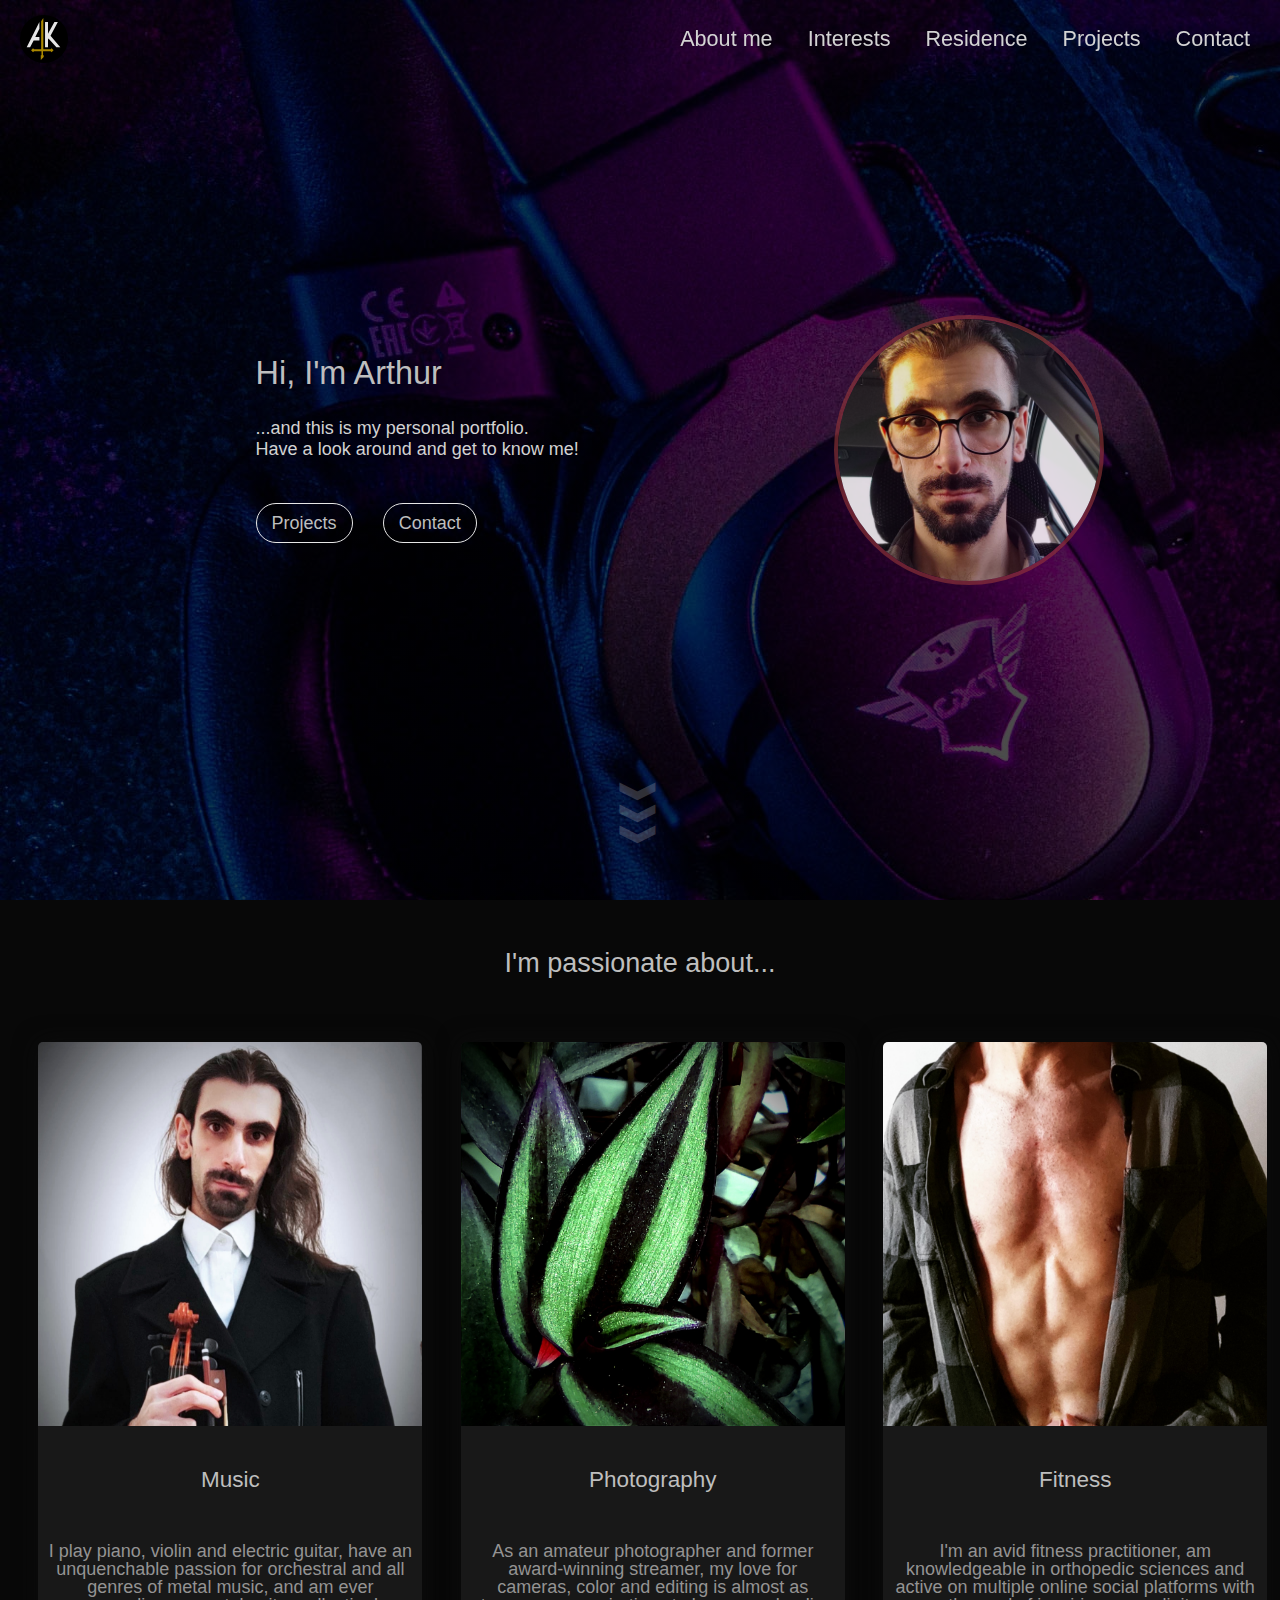
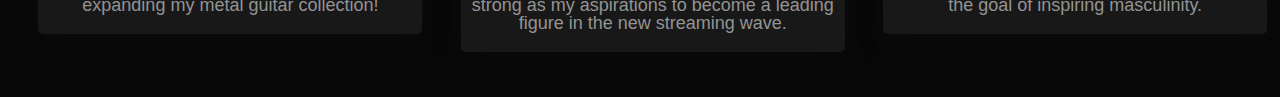
<file: index.html>
<!DOCTYPE html>
<html lang="en">
<head>
    <meta charset="UTF-8">
    <meta http-equiv="X-UA-Compatible" content="IE=edge">
    <meta name="viewport" content="width=device-width, initial-scale=1.0">

    <!-- Favicon, forgot so took from W3S -->
    <link rel="icon" type="image/x-icon" href="/media/svg/logo_main.svg">

    <!-- CSS Reset, to override browser defaults -->
    <link rel="stylesheet" type="text/css" href="styles/reset.css">
    <!-- Custom CSS -->
    <link rel="stylesheet" type="text/css" href="styles/style_global.css">
    <link rel="stylesheet" type="text/css" href="styles/style_index.css">

    <title>Arthur Knight</title>
</head>
<body>
    <header>
        <nav>
            <span class="banner"><img src="media/svg/logo_main.svg" alt="Arthur Knight Emblem"></span>
            <ul class="navbar">
                <li class="navbar-link"><a href="index.html">About me</a></li>
                <li class="navbar-link">Interests</li>
                <li class="navbar-link"><a href="residence.html">Residence</a></li>
                <li class="navbar-link"><a href="projects.html">Projects</a></li>
                <li class="navbar-link">Contact</li>
            </ul>
            <div class="clearfix"></div>
        </nav>
        <section class="hero" id="intro">
            <div class="hero-content">
                <h1>Hi, I'm Arthur</h1>
                <p>...and this is my personal portfolio.</p>
                <p>Have a look around and get to know me!</p>
                <span class="cta-hero">Projects</span>
                <span class="cta-hero">Contact</span>
            </div>
            <img src="media/img/me2.jpg" alt="Photo of Arthur">
            <ul id="scroll-prompt">
                <li>❱</li>
                <li>❱</li>
                <li>❱</li>
            </ul>
        </section>
    </header>
    <main>
        <section class="container" id="interests">
            <h2>I'm passionate about...</h2>
            <div class="col col-3">
                <div class="info-card">                    
                    <img src="media/img/interest_music.jpg" alt="">
                    <h3>Music</h3>
                    <p>I play piano, violin and electric guitar, have an unquenchable passion for orchestral and all genres of metal music, and am ever expanding my metal guitar collection!</p>
                </div>
            </div>
            <div class="col col-3">
                <div class="info-card">                    
                    <img src="media/img/interest_photogrpahy.jpg" alt="">
                    <h3>Photography</h3>
                    <p>As an amateur photographer and former award-winning streamer, my love for cameras, color and editing is almost as strong as my aspirations to become a leading figure in the new streaming wave.</p>
                </div>
            </div>
            <div class="col col-3">
                <div class="info-card">                    
                    <img src="media/img/interest_fitness.jpg" alt="">
                    <h3>Fitness</h3>
                    <p>I'm an avid fitness practitioner, am knowledgeable in orthopedic sciences and active on multiple online social platforms with the goal of inspiring masculinity.</p>
                </div>
            </div>
            <div class="clearfix"></div>
        </section>
    </main>
    <footer>

    </footer>
    <script src="scripts/scripts.js"></script>
    <script src="scripts/script_index.js"></script>
</body>
</html>
</file>
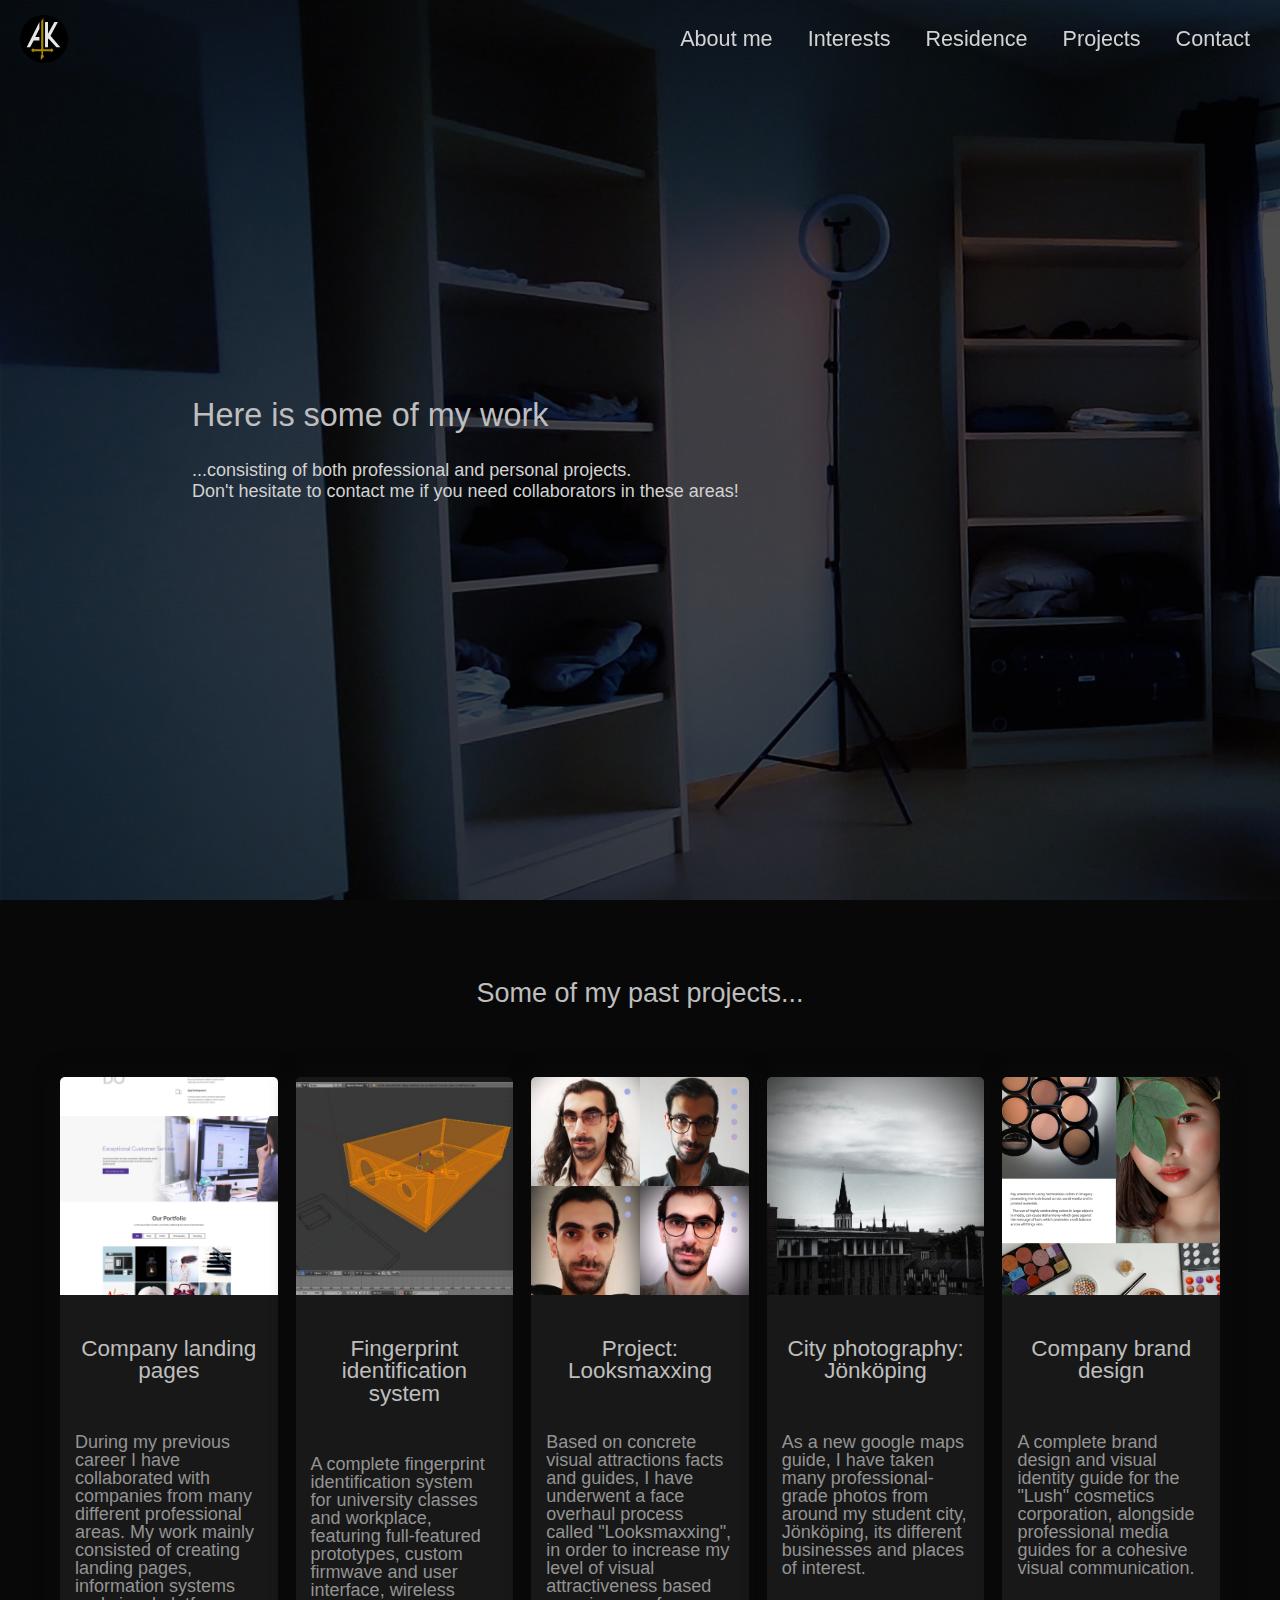
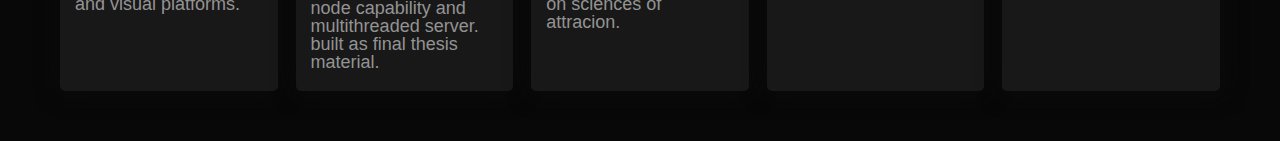
<file: projects.html>
<!DOCTYPE html>
<html lang="en">
<head>
    <meta charset="UTF-8">
    <meta http-equiv="X-UA-Compatible" content="IE=edge">
    <meta name="viewport" content="width=device-width, initial-scale=1.0">

    <!-- Favicon, forgot so took from W3S -->
    <link rel="icon" type="image/x-icon" href="/media/svg/logo_main.svg">

    <!-- CSS Reset, to override browser defaults -->
    <link rel="stylesheet" type="text/css" href="styles/reset.css">
    <!-- Custom CSS -->
    <link rel="stylesheet" type="text/css" href="styles/style_global.css">
    <link rel="stylesheet" type="text/css" href="styles/style_projects.css">
    <link rel="stylesheet" type="text/css" href="styles/queries_projects.css">

    <title>Arthur Knight</title>
</head>
<body>
    <header>
        <nav>
            <span class="banner"><img src="media/svg/logo_main.svg" alt="Arthur Knight Emblem"></span>
            <ul class="navbar">
                <li class="navbar-link"><a href="index.html">About me</a></li>
                <li class="navbar-link">Interests</li>
                <li class="navbar-link"><a href="residence.html">Residence</a></li>
                <li class="navbar-link"><a href="projects.html">Projects</a></li>
                <li class="navbar-link">Contact</li>
            </ul>
            <div class="clearfix"></div>
        </nav>
        <section class="hero">
            <div class="hero-content">
                <h1>Here is some of my work</h1>
                <p>...consisting of both professional and personal projects.</p>
                <p>Don't hesitate to contact me if you need collaborators in these areas!</p>
            </div>
        </section>
    </header>
    <main>
        <section class="container" id="projects">
            <h2>Some of my past projects...</h2>
            <div class="card-container">
                <div class="info-card">                    
                    <a href="#">
                        <img src="media/img/projects_landing.png" alt="">
                    <h3>Company landing pages</h3>
                    <p>During my previous career I have collaborated with companies from many different professional areas. My work mainly consisted of creating landing pages, information systems and visual platforms.</p>
                    </a>
                </div>                
                <div class="info-card">                    
                    <a href="details.html">
                        <img src="media/img/project_fingerprint.png" alt="">
                    <h3>Fingerprint identification system</h3>
                    <p>A complete fingerprint identification system for university classes and workplace, featuring full-featured prototypes, custom firmwave and user interface, wireless node capability and multithreaded server. built as final thesis material.</p>
                    </a>
                </div>
                <div class="info-card">                    
                    <a href="#">
                        <img src="media/img/projects_lksmx.jpg" alt="">
                    <h3>Project: Looksmaxxing</h3>
                    <p>Based on concrete visual attractions facts and guides, I have underwent a face overhaul process called "Looksmaxxing", in order to increase my level of visual attractiveness based on sciences of attracion.</p>
                    </a>
                </div>
                <div class="info-card">                    
                    <a href="#">
                        <img src="media/img/projects_photography.jpg" alt="">
                    <h3>City photography: Jönköping</h3>
                    <p>As a new google maps guide, I have taken many professional-grade photos from around my student city, Jönköping, its different businesses and places of interest.</p>
                    </a>
                </div>
                <div class="info-card">                    
                    <a href="#">
                        <img src="media/img/projects_lush.png" alt="">
                    <h3>Company brand design</h3>
                    <p>A complete brand design and visual identity guide for the "Lush" cosmetics corporation, alongside professional media guides for a cohesive visual communication.</p>
                    </a>
                </div>
            </div>
        </section>
    </main>
    <footer>

    </footer>
    <script src="scripts/scripts.js"></script>
</body>
</html>
</file>
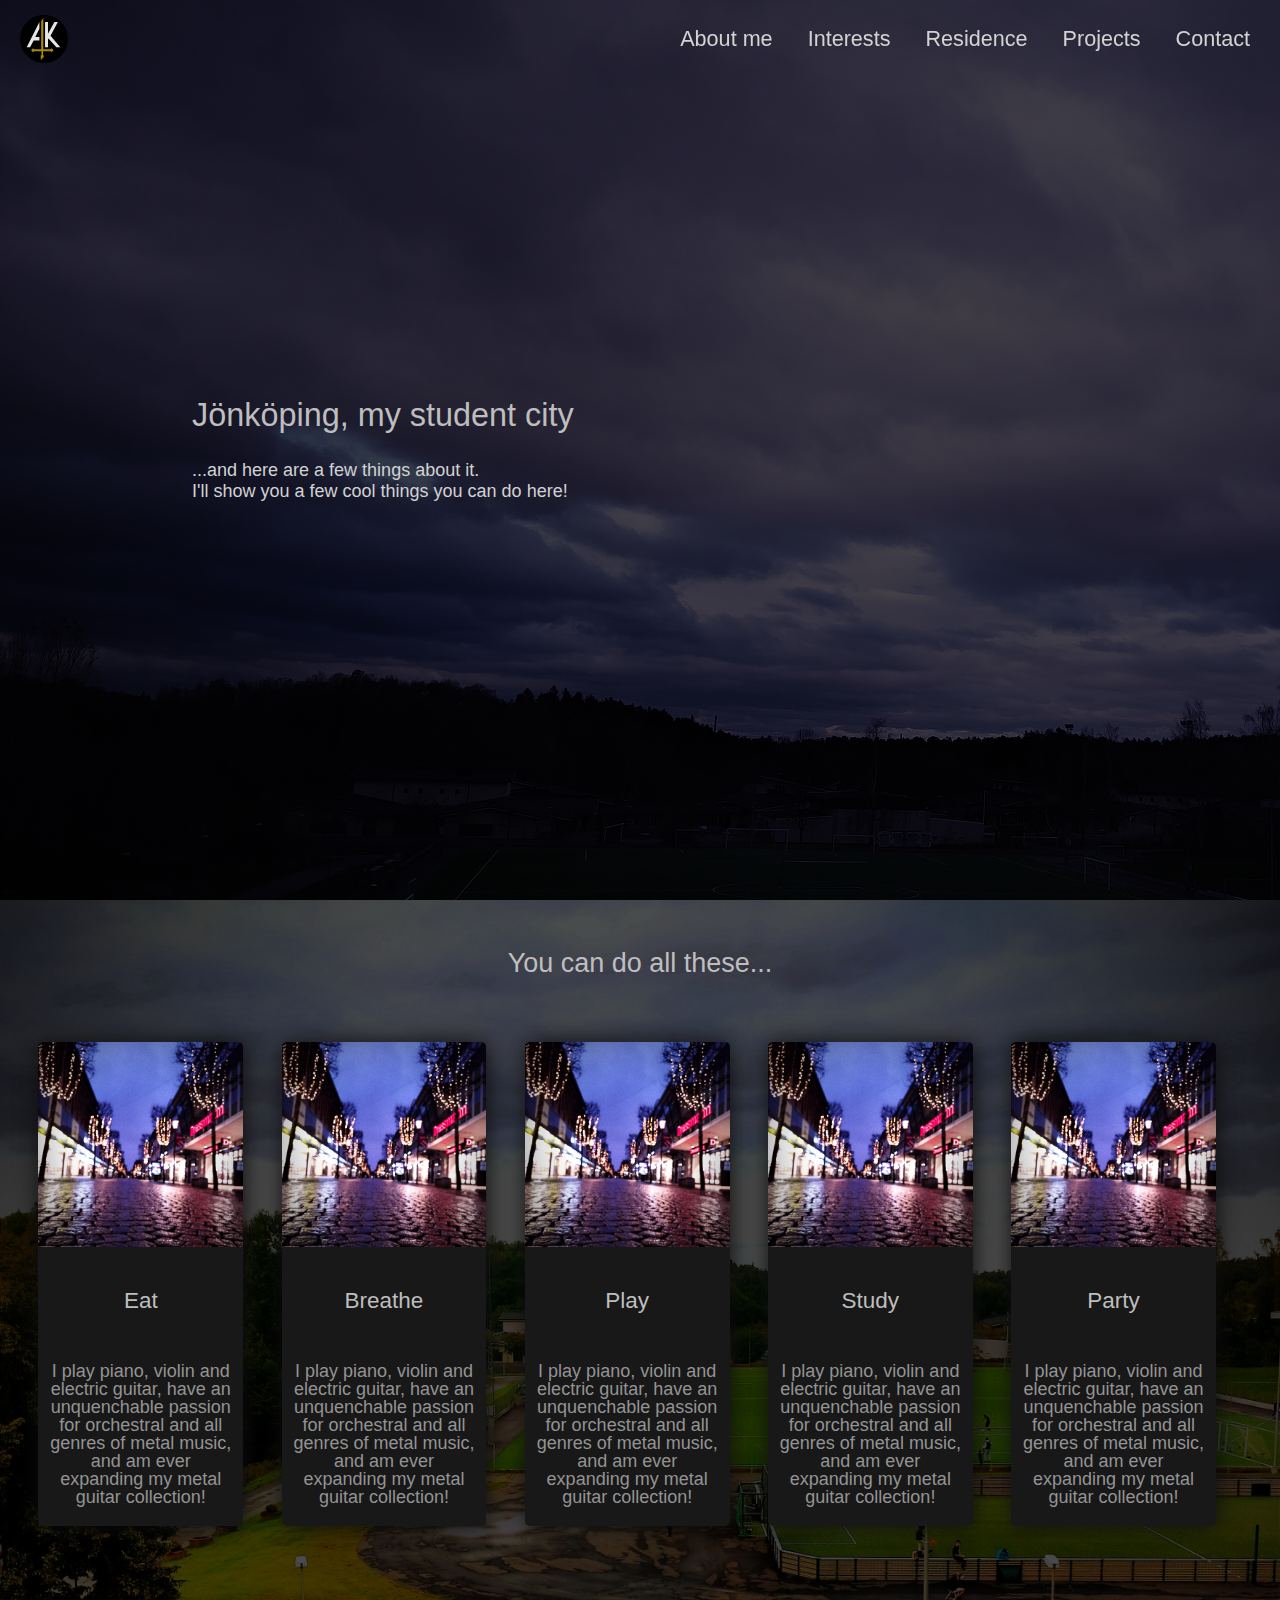
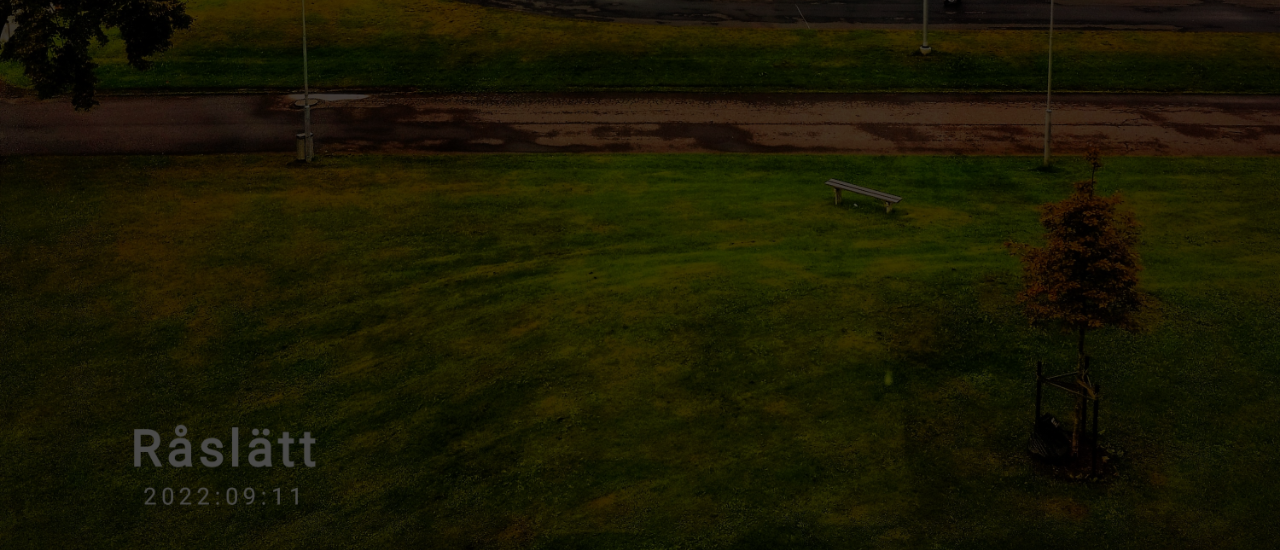
<file: residence.html>
<!DOCTYPE html>
<html lang="en">
<head>
    <meta charset="UTF-8">
    <meta http-equiv="X-UA-Compatible" content="IE=edge">
    <meta name="viewport" content="width=device-width, initial-scale=1.0">

    <!-- Favicon, forgot so took from W3S -->
    <link rel="icon" type="image/x-icon" href="/media/svg/logo_main.svg">

    <!-- CSS Reset, to override browser defaults -->
    <link rel="stylesheet" type="text/css" href="styles/reset.css">
    <!-- Custom CSS -->
    <link rel="stylesheet" type="text/css" href="styles/style_global.css">
    <link rel="stylesheet" type="text/css" href="styles/style_residence.css">

    <title>Arthur Knight</title>
</head>
<body>
    <header>
        <nav>
            <span class="banner"><img src="media/svg/logo_main.svg" alt="Arthur Knight Emblem"></span>
            <ul class="navbar">
                <li class="navbar-link"><a href="index.html">About me</a></li>
                <li class="navbar-link">Interests</li>
                <li class="navbar-link"><a href="residence.html">Residence</a></li>
                <li class="navbar-link"><a href="projects.html">Projects</a></li>
                <li class="navbar-link">Contact</li>
            </ul>
            <div class="clearfix"></div>
        </nav>
        <section class="hero">
            <div class="hero-content">
                <h1>Jönköping, my student city</h1>
                <p>...and here are a few things about it.</p>
                <p>I'll show you a few cool things you can do here!</p>
            </div>
        </section>
    </header>
    <main>
        <section class="container" id="activities">
            <h2>You can do all these...</h2>
            <div class="col col-5">
                <div class="info-card">                    
                    <img src="media/img/jkpg_street.jpg" alt="">
                    <h3>Eat</h3>
                    <p>I play piano, violin and electric guitar, have an unquenchable passion for orchestral and all genres of metal music, and am ever expanding my metal guitar collection!</p>
                </div>
            </div>
            <div class="col col-5">
                <div class="info-card">                    
                    <img src="media/img/jkpg_street.jpg" alt="">
                    <h3>Breathe</h3>
                    <p>I play piano, violin and electric guitar, have an unquenchable passion for orchestral and all genres of metal music, and am ever expanding my metal guitar collection!</p>
                </div>
            </div>
            <div class="col col-5">
                <div class="info-card">                    
                    <img src="media/img/jkpg_street.jpg" alt="">
                    <h3>Play</h3>
                    <p>I play piano, violin and electric guitar, have an unquenchable passion for orchestral and all genres of metal music, and am ever expanding my metal guitar collection!</p>
                </div>
            </div>
            <div class="col col-5">
                <div class="info-card">                    
                    <img src="media/img/jkpg_street.jpg" alt="">
                    <h3>Study</h3>
                    <p>I play piano, violin and electric guitar, have an unquenchable passion for orchestral and all genres of metal music, and am ever expanding my metal guitar collection!</p>
                </div>
            </div>
            <div class="col col-5">
                <div class="info-card">                    
                    <img src="media/img/jkpg_street.jpg" alt="">
                    <h3>Party</h3>
                    <p>I play piano, violin and electric guitar, have an unquenchable passion for orchestral and all genres of metal music, and am ever expanding my metal guitar collection!</p>
                </div>
            </div>
            <div class="clearfix"></div>
        </section>
    </main>
    <footer>

    </footer>
    <script src="scripts/scripts.js"></script>
</body>
</html>
</file>
<file: styles/style_global.css>
/* Global settings */

*{
    box-sizing: border-box;
}

body{
    font-family: 'Gill Sans', 'Gill Sans MT', Calibri, 'Trebuchet MS', sans-serif;
    background-color: rgb(230, 230, 230);
    font-size: 18px;
    scrollbar-width: none;
    -ms-overflow-style: none;
}

body::-webkit-scrollbar{
    display: none;
}

/* Column structure */

.col{    
    padding: 45px 0;
}

.col-1{
    width: 80%;
    margin-left: 10%;
}

.col-3{
    float: left;
    width: 30%;
    margin-left: 3%;
}

.col-5{
    float: left;
    width: 16%;
    margin-left: 3%;
}

.clearfix::after{
    content: "";
    clear: both;
    display: table;
}

.hero{
    background-repeat: no-repeat;
    background-size: cover;
    background-attachment: fixed;
    height: 100vh;
    overflow: hidden;
    position: relative;
}

/* Navigation */

header{
    width: 100%;
}

nav{    
    position: fixed;
    top: 0;
    left: 0;    
    z-index: 2;
    width: 100%;
    height: 80px;    
}

.dockedNav{
    background-color: rgb(16, 16, 16);
    box-shadow: 0 1px 25px rgb(19, 19, 19);
    transition: 0.3s;
}

/* Scale the banner area */

.banner{
    height: 100%;
}

.banner img{
    height: 60%;
    margin: 15px 0 0 20px;
}

/* Settings for entire topbar */

.navbar{
    height: 100%;
    padding-top: 28px;
    float: right;
}

.navbar-link{
    border-bottom: 3px solid rgba(190, 190, 190, 0);
    padding-bottom: 5px;
    display: inline-block;
    margin-right: 30px;
    font-size: 120%;
    color: rgb(211, 211, 211);
    transition: all 0.4s;
}

.navbar-link:hover{
    border-bottom: 3px solid rgb(190, 190, 190);
    color: rgb(190, 190, 190);
    cursor: pointer;
}

.navbar-link a,
.navbar-link a:active{
    text-decoration: none;
    color: rgb(211, 211, 211);;
}

/* Content */

section{
    width: 100%;
}

.hero-content{
    z-index: 1;
    position: absolute;
    top: 50%;
    left: 15%;
    transform: translate(0, -50%);
    color: rgb(190, 190, 190);
}

.hero-content h1{
    font-size: 180%;
    margin-bottom: 30px;
}

.hero-content p{
    color: rgb(210, 210, 210);
}

.hero-content p:first-of-type{
    margin-bottom: 3px;    
}

#scroll-prompt{
    color: rgb(190, 190, 190);
    font-size: 200%;
    position: absolute;
    bottom: 55px;    
}

#scroll-prompt:hover{
    cursor: pointer;
}

#scroll-prompt li{
    line-height: 60%;
    transform: rotate(90deg);
    opacity: 25%;
}

#scroll-prompt li:nth-of-type(1){
    animation-name: fade;    
    animation-duration: 1.5s;
    animation-iteration-count: infinite;
}

#scroll-prompt li:nth-of-type(2){
    animation-name: fade;
    animation-delay: 0.5s;
    animation-duration: 1.5s;
    animation-iteration-count: infinite;
}

#scroll-prompt li:nth-of-type(3){
    animation-name: fade;
    animation-delay: 1s;
    animation-duration: 1.5s;
    animation-iteration-count: infinite;
}

@keyframes fade {
    0%{
        opacity: 25%;
    }

    50%{
        opacity: 50%;
    }

    100%{
        opacity: 25%;
    }
}
</file>
<file: styles/style_index.css>
.hero{
    background: linear-gradient(rgba(0, 0, 0, 0.7), rgba(0, 0, 0, 0.7)), url("../media/img/bg_hero.jpg");
    background-attachment: fixed;
}

#intro{
    display: flex;
    justify-content: space-evenly;
    align-items: center;    
}

#intro .hero-content{
    position: relative;
    top: 0;
    left: 0;
    transform: none;
    padding: 80px;
    border-radius: 5px;
    animation-name: dominance;
    animation-duration: 2s;
    /* animation-delay: 0; */
    animation-timing-function: ease-in-out;    
    animation-iteration-count: infinite;
    /* animation-fill-mode: forwards; */
}

@keyframes dominance {
    0%{
        border: 1px solid rgba(0, 0, 0, 0);
        box-shadow: 0 0 100px rgba(0, 0, 0, 0);
    }

    50%{
        border: 1px solid rgb(63, 63, 63);
        box-shadow: 0 0 100px rgb(0, 0, 0);
    }

    100%{
        border: 1px solid rgba(0, 0, 0, 0);
        box-shadow: 0 0 100px rgba(0, 0, 0, 0);
    }
}

.cta-hero{    
    display: inline-block;
    margin-top: 45px;
    margin-right: 25px;
    border: 1px solid rgb(230, 230, 230);
    border-radius: 50px;
    padding: 10px 15px;
    transition: all 0.7s;
}

.cta-hero:hover{
    cursor: pointer;
    background-color: rgb(230, 230, 230);
    color: rgb(43, 43, 43);
}

.hero img{
    /* max-height: 80%;
    position: absolute;
    right: 10%;
    bottom: -14%; */
    max-height: 30%;
    border: 4px solid rgba(153, 57, 57, 0.7);
    border-radius: 50%;
    opacity: 85%;
    animation-name: rainbow;
    animation-duration: 4s;
    animation-iteration-count: infinite;
}

@keyframes rainbow{
    0%{
        border-color: rgba(153, 57, 57, 0.7);
    }

    25%{
        border-color: rgba(153, 147, 57, 0.7);
    }

    50%{
        border-color: rgba(60, 153, 57, 0.7);
    }

    75%{
        border-color: rgba(57, 87, 153, 0.7);
    }

    100%{
        border-color: rgba(153, 57, 57, 0.7);
    }
}

/* .container{
    
} */

.info-card{
    box-shadow: 1px 1px 25px rgb(12, 12, 12);
}

#interests{
    color: rgb(190, 190, 190);
    text-align: center;
    background-color: rgb(8, 8, 8);
}

#interests h2{
    padding-top: 50px;
    padding-bottom: 20px;
    font-size: 150%;
}

#interests .info-card{
    background-color: rgb(24, 24, 24);
    border-radius: 5px;
}

#interests h3{
    font-size: 125%;
    padding-top: 40px;
    margin-bottom: 30px;
}

#interests img{
    width: 100%;
    border-top-right-radius: 5px;
    border-top-left-radius: 5px;
}

#interests p{
    padding: 20px 10px;
    color: rgb(148, 147, 147);
}
</file>
<file: styles/style_projects.css>
.hero{
    background: linear-gradient(rgba(0, 0, 0, 0.7), rgba(0, 0, 0, 0.7)), url("../media/img/ju_home.jpg");
    background-attachment: fixed;
}

#projects{
    color: rgb(190, 190, 190);
    text-align: center;    
    background-color: rgb(8, 8, 8);
}

#projects h2{
    padding-top: 80px;
    padding-bottom: 20px;
    font-size: 150%;
}

.card-container{
    padding: 50px 60px;
    display: grid;
    gap: 1em;
    grid-template-columns: repeat(5, 1fr);
}

.card-container a{
    display: inline-block;
    text-decoration: none;
    color: rgb(190, 190, 190);
}

#projects .info-card{
    background-color: rgb(24, 24, 24);
    box-shadow: 1px 1px 25px rgb(12, 12, 12);
    border-radius: 5px;
}

#projects .info-card:hover{
    box-shadow: 1px 1px 15px rgb(87, 87, 87);
}

#projects h3{
    font-size: 125%;
    padding: 40px 10px 0 10px;
    margin-bottom: 30px;
}

#projects img{
    width: 100%;
    border-top-right-radius: 5px;
    border-top-left-radius: 5px;
}

#projects p{
    text-align: left;
    padding: 20px 15px;
    color: rgb(148, 147, 147);
}
</file>
<file: styles/queries_projects.css>
@media only screen and (max-width: 1200px){
    .card-container{
        row-gap: 2em;
        grid-template-columns: repeat(4, 1fr);
    }
}

@media only screen and (max-width: 1024px){
    .card-container{
        grid-template-columns: repeat(3, 1fr);
    }
}

@media only screen and (max-width: 768px){
    .card-container{
        grid-template-columns: repeat(2, 1fr);
    }
}

@media only screen and (max-width: 480px){
    .card-container{
        grid-template-columns: 1fr;
    }
}
</file>
<file: styles/style_residence.css>
body{
    
}

.hero{
    background: linear-gradient(rgba(0, 0, 0, 0.7), rgba(0, 0, 0, 0.7)), url("../media/img/jkpg_sky.jpg");
    background-attachment: fixed;
    background-repeat: no-repeat;
    background-size: cover;
}

#activities{
    background: linear-gradient(rgba(0, 0, 0, 0.7), rgba(0, 0, 0, 0.7)), url("../media/img/ju_residence.jpg");
    background-repeat: no-repeat;
    background-size: cover;
    height: 1250px;
    overflow: hidden;
    position: relative;
}

.info-card{
    box-shadow: 1px 1px 25px rgb(12, 12, 12);
}

#activities{
    color: rgb(190, 190, 190);
    text-align: center;
    background-color: rgb(8, 8, 8);
}

#activities h2{
    padding-top: 50px;
    padding-bottom: 20px;
    font-size: 150%;
}

#activities .info-card{
    background-color: rgb(24, 24, 24);
    border-radius: 5px;
}

#activities h3{
    font-size: 125%;
    padding-top: 40px;
    margin-bottom: 30px;
}

#activities img{
    width: 100%;
    border-top-right-radius: 5px;
    border-top-left-radius: 5px;
}

#activities p{
    padding: 20px 10px;
    color: rgb(148, 147, 147);
}
</file>
